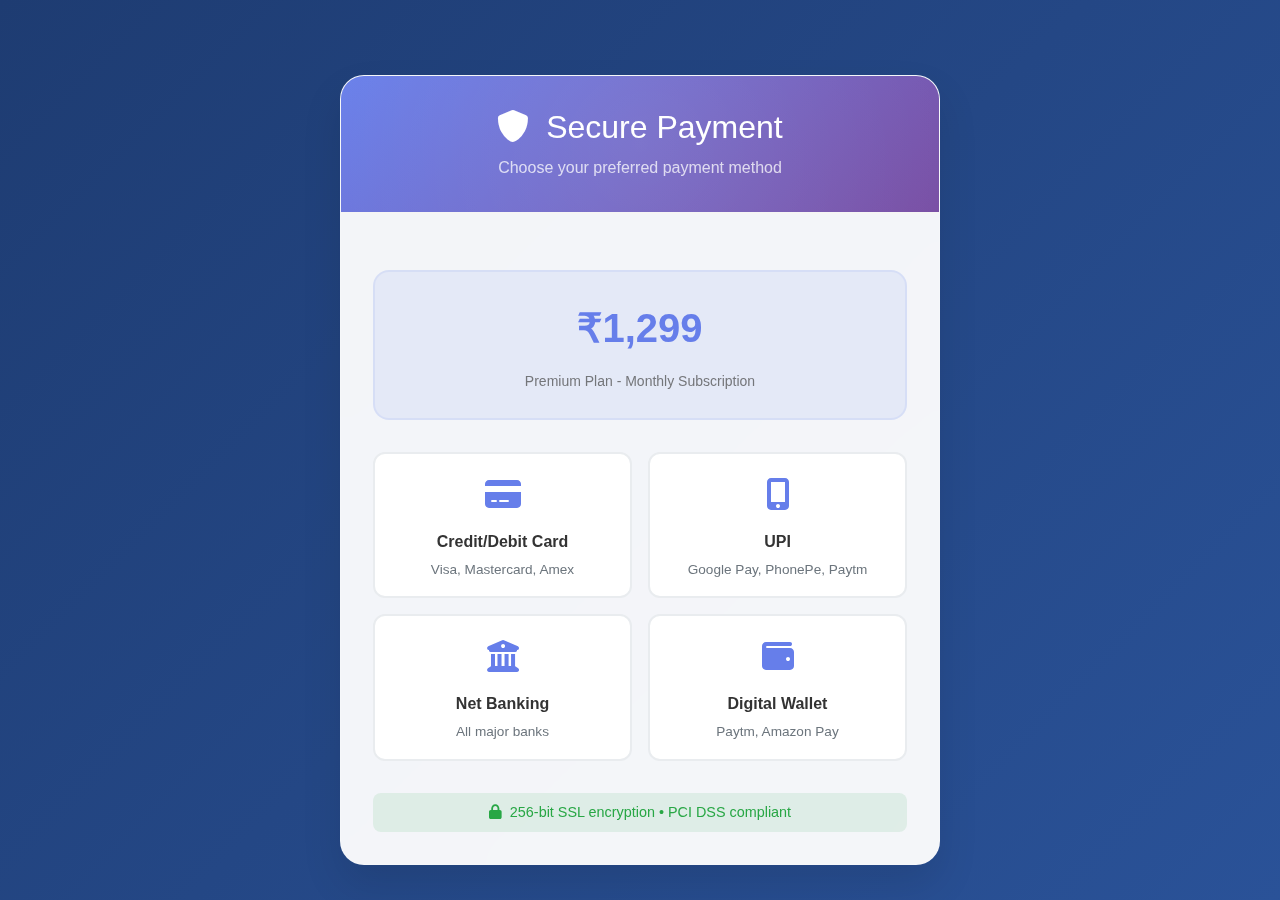
<file: index.html>
<!DOCTYPE html>
<html lang="en">

<head>
  <meta charset="UTF-8" />
  <meta name="viewport" content="width=device-width, initial-scale=1, shrink-to-fit=no" />
  <meta http-equiv="x-ua-compatible" content="ie=edge" />
  <title>Secure Payment - Premium Pay</title>
  <!-- icon -->
  <link rel="icon" href="img/icon.ico" type="image/x-icon" />
  <!-- Font Awesome -->
  <link rel="stylesheet" href="https://cdnjs.cloudflare.com/ajax/libs/font-awesome/6.0.0/css/all.min.css" />
  <!-- Google Fonts Roboto -->
  <link rel="stylesheet" href="https://fonts.googleapis.com/css2?family=Roboto:wght@300;400;500;700;900&display=swap" />
  <!-- MDB -->
  <link rel="stylesheet" href="css/mdb.min.css" />
  <!-- Custom CSS -->
  <link rel="stylesheet" href="css/index.css" />

</head>

<body>

  <div class="main-container">
    <div class="payment-card card">
      <div class="card-header">
        <h2 class="mb-0">
          <i class="fas fa-shield-alt me-2"></i>
          Secure Payment
        </h2>
        <p class="mb-0 mt-2 opacity-75">Choose your preferred payment method</p>
      </div>

      <div class="card-body">
        <div class="amount-display">
          <div class="amount-value">₹1,299</div>
          <small class="text-muted">Premium Plan - Monthly Subscription</small>
        </div>

        <!-- Payment Method Selection -->
        <div class="payment-methods">
          <div class="payment-method" data-method="card">
            <div class="payment-method-icon">
              <i class="fas fa-credit-card"></i>
            </div>
            <div class="payment-method-title">Credit/Debit Card</div>
            <div class="payment-method-desc">Visa, Mastercard, Amex</div>
          </div>

          <div class="payment-method" data-method="upi">
            <div class="payment-method-icon">
              <i class="fas fa-mobile-alt"></i>
            </div>
            <div class="payment-method-title">UPI</div>
            <div class="payment-method-desc">Google Pay, PhonePe, Paytm</div>
          </div>

          <div class="payment-method" data-method="netbanking">
            <div class="payment-method-icon">
              <i class="fas fa-university"></i>
            </div>
            <div class="payment-method-title">Net Banking</div>
            <div class="payment-method-desc">All major banks</div>
          </div>

          <div class="payment-method" data-method="wallet">
            <div class="payment-method-icon">
              <i class="fas fa-wallet"></i>
            </div>
            <div class="payment-method-title">Digital Wallet</div>
            <div class="payment-method-desc">Paytm, Amazon Pay</div>
          </div>
        </div>

        <!-- Card Payment Form -->
        <div id="cardForm" class="payment-form">
          <form id="card-payment-form">
            <div class="form-floating">
              <input type="text" class="form-control" id="cardNumber" placeholder="Card Number" maxlength="19" required>
              <label class="form-label" for="cardNumber">Card Number</label>
            </div>

            <div class="input-group">
              <div class="form-floating">
                <input type="text" class="form-control" id="expiry" placeholder="MM/YY" maxlength="5" required>
                <label class="form-label" for="expiry">Expiry Date</label>
              </div>
              <div class="form-floating">
                <input type="text" class="form-control" id="cvv" placeholder="CVV" maxlength="4" required>
                <label class="form-label" for="cvv">CVV</label>
              </div>
            </div>

            <div class="form-floating">
              <input type="text" class="form-control" id="cardName" placeholder="Cardholder Name" required>
              <label class="form-label" for="cardName">Cardholder Name</label>
            </div>

            <div class="card-brands">
              <div class="card-brand"><i class="fab fa-cc-visa" style="color: #1a1f71;"></i></div>
              <div class="card-brand"><i class="fab fa-cc-mastercard" style="color: #eb001b;"></i></div>
              <div class="card-brand"><i class="fab fa-cc-amex" style="color: #006fcf;"></i></div>
              <div class="card-brand"><i class="fab fa-cc-discover" style="color: #ff6000;"></i></div>
            </div>

            <button type="submit" class="btn btn-payment">
              <span class="btn-text">Pay ₹1,299</span>
              <div class="loading-spinner"></div>
            </button>
          </form>
        </div>

        <!-- UPI Payment Form -->
        <div id="upiForm" class="payment-form">
          <form id="upi-payment-form">
            <div class="form-floating">
              <input type="text" class="form-control" id="upiId" placeholder="UPI ID" required>
              <label for="upiId">Enter UPI ID</label>
            </div>

            <div class="upi-apps">
              <div class="upi-app" data-app="gpay">
                <div class="upi-app-icon" style="color: #4285f4;">
                  <i class="fab fa-google-pay"></i>
                </div>
                <div>Google Pay</div>
              </div>
              <div class="upi-app" data-app="phonepe">
                <div class="upi-app-icon" style="color: #5f2d91;">
                  <i class="fas fa-mobile-alt"></i>
                </div>
                <div>PhonePe</div>
              </div>
              <div class="upi-app" data-app="paytm">
                <div class="upi-app-icon" style="color: #00baf2;">
                  <i class="fas fa-wallet"></i>
                </div>
                <div>Paytm</div>
              </div>
              <div class="upi-app" data-app="bhim">
                <div class="upi-app-icon" style="color: #ff6600;">
                  <i class="fas fa-university"></i>
                </div>
                <div>BHIM UPI</div>
              </div>
            </div>

            <button type="submit" class="btn btn-payment">
              <span class="btn-text">Pay via UPI</span>
              <div class="loading-spinner"></div>
            </button>
          </form>
        </div>

        <!-- Net Banking Form -->
        <div id="netbankingForm" class="payment-form">
          <form id="netbanking-payment-form">
            <div class="form-floating">
              <select class="form-control" id="bankSelect" required>
                <option value="">Select Your Bank</option>
                <option value="sbi">State Bank of India</option>
                <option value="hdfc">HDFC Bank</option>
                <option value="icici">ICICI Bank</option>
                <option value="axis">Axis Bank</option>
                <option value="kotak">Kotak Bank</option>
                <option value="pnb">Punjab National Bank</option>
                <option value="bob">Bank of Baroda</option>
                <option value="canara">Canara Bank</option>
              </select>
              <label for="bankSelect">Select Bank</label>
            </div>

            <div class="bank-grid">
              <div class="bank-option" data-bank="sbi">SBI</div>
              <div class="bank-option" data-bank="hdfc">HDFC</div>
              <div class="bank-option" data-bank="icici">ICICI</div>
              <div class="bank-option" data-bank="axis">Axis</div>
              <div class="bank-option" data-bank="kotak">Kotak</div>
              <div class="bank-option" data-bank="pnb">PNB</div>
            </div>

            <button type="submit" class="btn btn-payment">
              <span class="btn-text">Proceed to Bank</span>
              <div class="loading-spinner"></div>
            </button>
          </form>
        </div>

        <!-- Wallet Payment Form -->
        <div id="walletForm" class="payment-form">
          <form id="wallet-payment-form">
            <div class="wallet-options">
              <div class="wallet-option" data-wallet="paytm">
                <div style="color: #00baf2; font-size: 1.5rem; margin-bottom: 0.5rem;">
                  <i class="fas fa-wallet"></i>
                </div>
                <div>Paytm Wallet</div>
              </div>
              <div class="wallet-option" data-wallet="amazonpay">
                <div style="color: #ff9900; font-size: 1.5rem; margin-bottom: 0.5rem;">
                  <i class="fab fa-amazon-pay"></i>
                </div>
                <div>Amazon Pay</div>
              </div>
              <div class="wallet-option" data-wallet="mobikwik">
                <div style="color: #2d5aa0; font-size: 1.5rem; margin-bottom: 0.5rem;">
                  <i class="fas fa-mobile-alt"></i>
                </div>
                <div>MobiKwik</div>
              </div>
              <div class="wallet-option" data-wallet="freecharge">
                <div style="color: #f47721; font-size: 1.5rem; margin-bottom: 0.5rem;">
                  <i class="fas fa-bolt"></i>
                </div>
                <div>FreeCharge</div>
              </div>
            </div>

            <button type="submit" class="btn btn-payment">
              <span class="btn-text">Pay via Wallet</span>
              <div class="loading-spinner"></div>
            </button>
          </form>
        </div>

        <div class="security-badge">
          <i class="fas fa-lock"></i>
          <span>256-bit SSL encryption • PCI DSS compliant</span>
        </div>
      </div>
    </div>
  </div>

  <script src="https://cdnjs.cloudflare.com/ajax/libs/bootstrap/5.3.0/js/bootstrap.bundle.min.js"></script>
  <script>
    // Create floating particles
    function createParticles() {
      const container = document.querySelector('.floating-particles');
      for (let i = 0; i < 50; i++) {
        const particle = document.createElement('div');
        particle.className = 'particle';
        particle.style.left = Math.random() * 100 + '%';
        particle.style.animationDelay = Math.random() * 20 + 's';
        particle.style.animationDuration = (Math.random() * 10 + 10) + 's';
        container.appendChild(particle);
      }
    }

    // Payment method selection
    document.querySelectorAll('.payment-method').forEach(method => {
      method.addEventListener('click', function () {
        // Remove active class from all methods
        document.querySelectorAll('.payment-method').forEach(m => m.classList.remove('active'));
        document.querySelectorAll('.payment-form').forEach(f => f.classList.remove('active'));

        // Add active class to clicked method
        this.classList.add('active');

        // Show corresponding form
        const methodType = this.dataset.method;
        document.getElementById(methodType + 'Form').classList.add('active');
      });
    });

    // Format card number
    document.getElementById('cardNumber').addEventListener('input', function (e) {
      let value = e.target.value.replace(/\s+/g, '').replace(/[^0-9]/gi, '');
      let matches = value.match(/\d{4,16}/g);
      let match = matches && matches[0] || '';
      let parts = [];

      for (let i = 0, len = match.length; i < len; i += 4) {
        parts.push(match.substring(i, i + 4));
      }

      if (parts.length) {
        e.target.value = parts.join(' ');
      } else {
        e.target.value = value;
      }
    });

    // Format expiry date
    document.getElementById('expiry').addEventListener('input', function (e) {
      let value = e.target.value.replace(/\D/g, '');
      if (value.length >= 2) {
        value = value.substring(0, 2) + '/' + value.substring(2, 4);
      }
      e.target.value = value;
    });

    // CVV input restriction
    document.getElementById('cvv').addEventListener('input', function (e) {
      e.target.value = e.target.value.replace(/\D/g, '');
    });

    // Bank selection
    document.querySelectorAll('.bank-option').forEach(option => {
      option.addEventListener('click', function () {
        document.querySelectorAll('.bank-option').forEach(o => o.classList.remove('selected'));
        this.classList.add('selected');
        document.getElementById('bankSelect').value = this.dataset.bank;
      });
    });

    // UPI app selection
    document.querySelectorAll('.upi-app').forEach(app => {
      app.addEventListener('click', function () {
        document.querySelectorAll('.upi-app').forEach(a => a.classList.remove('selected'));
        this.classList.add('selected');
      });
    });

    // Wallet selection
    document.querySelectorAll('.wallet-option').forEach(wallet => {
      wallet.addEventListener('click', function () {
        document.querySelectorAll('.wallet-option').forEach(w => w.classList.remove('selected'));
        this.classList.add('selected');
      });
    });

    // Form submissions
    function handleFormSubmit(formId) {
      document.getElementById(formId).addEventListener('submit', function (e) {
        e.preventDefault();

        const btn = this.querySelector('.btn-payment');
        const btnText = btn.querySelector('.btn-text');
        const spinner = btn.querySelector('.loading-spinner');

        // Show loading state
        btn.disabled = true;
        btnText.textContent = 'Processing...';
        spinner.style.display = 'inline-block';

        // Simulate payment processing
        setTimeout(() => {
          // Randomly show success or failure (70% success rate)
          const isSuccess = Math.random() > 0.3;

          if (isSuccess) {
            window.location.href = 'success.html';
          } else {
            window.location.href = 'failed.html';
          }
        }, 3000);
      });
    }

    // Initialize form handlers
    handleFormSubmit('card-payment-form');
    handleFormSubmit('upi-payment-form');
    handleFormSubmit('netbanking-payment-form');
    handleFormSubmit('wallet-payment-form');

    // Initialize particles
    createParticles();

    // Set default payment method
    document.querySelector('.payment-method[data-method="card"]').click();
  </script>
</body>

</html>
</file>
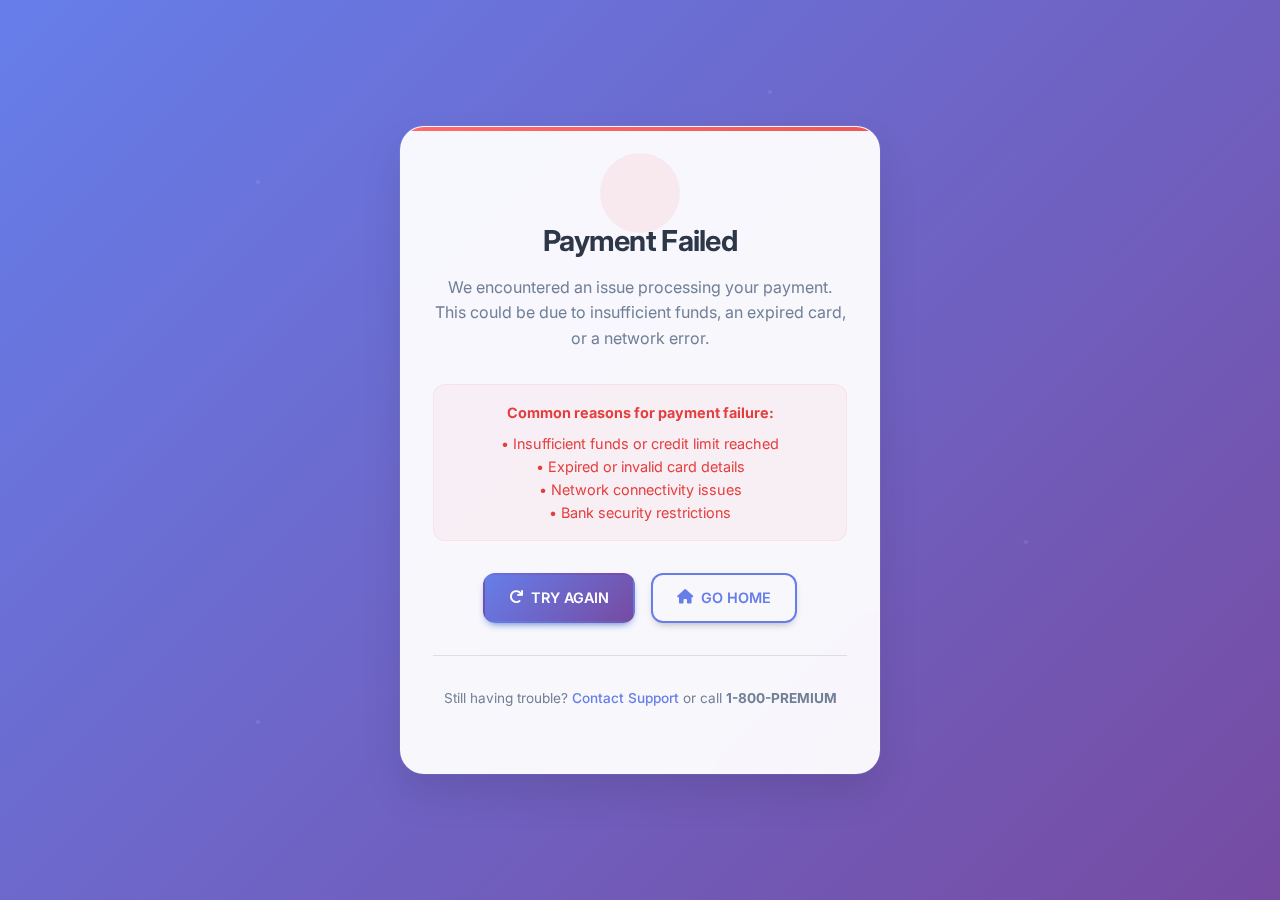
<file: failed.html>
<!DOCTYPE html>
<html lang="en">

<head>
    <meta charset="UTF-8" />
    <meta name="viewport" content="width=device-width, initial-scale=1, shrink-to-fit=no" />
    <meta http-equiv="x-ua-compatible" content="ie=edge" />
    <title>Payment Failed - Premium Pay</title>
    <!-- icon -->
    <link rel="icon" href="img/icon.ico" type="image/x-icon" />
    <!-- Font Awesome -->
    <link rel="stylesheet" href="https://cdnjs.cloudflare.com/ajax/libs/font-awesome/6.0.0/css/all.min.css" />
    <!-- Google Fonts -->
    <link rel="stylesheet"
        href="https://fonts.googleapis.com/css2?family=Inter:wght@300;400;500;600;700;800&display=swap" />
    <!-- MDB -->
    <link rel="stylesheet" href="css/mdb.min.css" />
    <!-- Custom CSS -->
    <link rel="stylesheet" href="css/failed.css" />
</head>

<body>
    <div class="bg-particles">
        <div class="particle"></div>
        <div class="particle"></div>
        <div class="particle"></div>
        <div class="particle"></div>
        <div class="particle"></div>
    </div>


    <div class="error-container">
        <div class="error-card">
            <div class="error-icon-wrapper">
                <i class="fas fa-exclamation-triangle error-icon"></i>
            </div>

            <h1 class="error-title">Payment Failed</h1>

            <p class="error-message">
                We encountered an issue processing your payment. This could be due to insufficient funds, an
                expired
                card, or a network error.
            </p>

            <div class="error-details">
                <strong>Common reasons for payment failure:</strong>
                • Insufficient funds or credit limit reached<br>
                • Expired or invalid card details<br>
                • Network connectivity issues<br>
                • Bank security restrictions
            </div>

            <div class="button-group">
                <a href="index.html" class="btn btn-primary" id="retryBtn">
                    <i class="fas fa-redo"></i>
                    Try Again
                </a>
                <a href="index.html" class="btn btn-outline">
                    <i class="fas fa-home"></i>
                    Go Home
                </a>
            </div>

            <div class="support-info">
                <p>Still having trouble? <a href="mailto:support@premiumpay.com">Contact Support</a> or call
                    <strong>1-800-PREMIUM</strong>
                </p>
            </div>
        </div>
    </div>


    <script>
        // Enhanced interactions
        document.addEventListener('DOMContentLoaded', function () {
            const retryBtn = document.getElementById('retryBtn');
            const errorIcon = document.querySelector('.error-icon');

            // Add bounce animation to icon on page load
            setTimeout(() => {
                errorIcon.classList.add('icon-bounce');
            }, 500);

            // Enhanced button click handling
            retryBtn.addEventListener('click', function (e) {
                e.preventDefault();
                this.classList.add('loading');

                // Simulate processing delay
                setTimeout(() => {
                    window.location.href = 'index.html';
                }, 1500);
            });

            // Add ripple effect to buttons
            document.querySelectorAll('.btn').forEach(button => {
                button.addEventListener('click', function (e) {
                    if (this.classList.contains('loading')) return;

                    const ripple = document.createElement('span');
                    const rect = this.getBoundingClientRect();
                    const size = Math.max(rect.width, rect.height);
                    const x = e.clientX - rect.left - size / 2;
                    const y = e.clientY - rect.top - size / 2;

                    ripple.style.width = ripple.style.height = size + 'px';
                    ripple.style.left = x + 'px';
                    ripple.style.top = y + 'px';
                    ripple.style.position = 'absolute';
                    ripple.style.background = 'rgba(255, 255, 255, 0.5)';
                    ripple.style.borderRadius = '50%';
                    ripple.style.pointerEvents = 'none';
                    ripple.style.transform = 'scale(0)';
                    ripple.style.animation = 'ripple 0.6s linear';

                    this.appendChild(ripple);

                    setTimeout(() => {
                        ripple.remove();
                    }, 600);
                });
            });
        });
    </script>
</body>

</html>
</file>
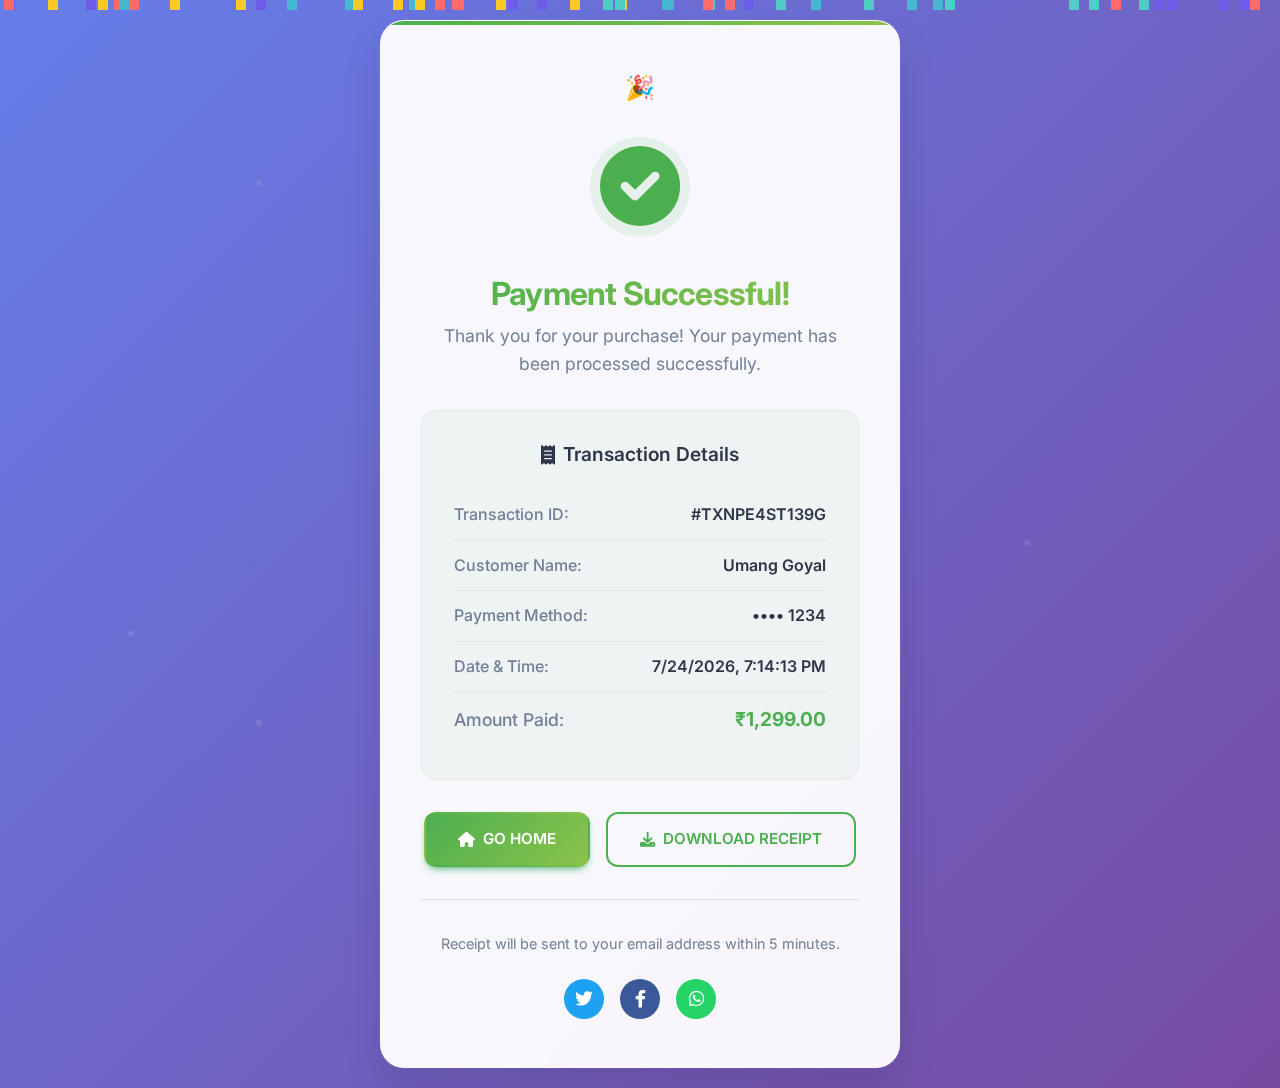
<file: success.html>
<!DOCTYPE html>
<html lang="en">

<head>
    <meta charset="UTF-8" />
    <meta name="viewport" content="width=device-width, initial-scale=1, shrink-to-fit=no" />
    <meta http-equiv="x-ua-compatible" content="ie=edge" />
    <title>Payment Successful - Premium Pay</title>
    <!--  icon -->
    <link rel="icon" href="img/icon.ico" type="image/x-icon" />
    <!-- Font Awesome -->
    <link rel="stylesheet" href="https://cdnjs.cloudflare.com/ajax/libs/font-awesome/6.0.0/css/all.min.css" />
    <!-- Google Fonts -->
    <link rel="stylesheet"
        href="https://fonts.googleapis.com/css2?family=Inter:wght@300;400;500;600;700;800&display=swap" />
    <!-- MDB -->
    <link rel="stylesheet" href="css/mdb.min.css" />
    <!-- Custom css -->
    <link rel="stylesheet" href="css/success.css" />

</head>

<body>
    <div class="bg-particles">
        <div class="particle"></div>
        <div class="particle"></div>
        <div class="particle"></div>
        <div class="particle"></div>
        <div class="particle"></div>
        <div class="particle"></div>
    </div>

    <div class="confetti-container" id="confettiContainer"></div>

    <div class="success-container">
        <div class="success-card">
            <div class="celebration-text">🎉</div>

            <div class="success-icon-wrapper">
                <div class="success-checkmark">
                    <i class="fas fa-check-circle"></i>
                </div>
            </div>

            <h1 class="success-title">Payment Successful!</h1>
            <p class="success-message">
                Thank you for your purchase! Your payment has been processed successfully.
            </p>

            <div class="transaction-details">
                <h3>
                    <i class="fas fa-receipt"></i>
                    Transaction Details
                </h3>

                <div class="detail-row">
                    <span class="detail-label">Transaction ID:</span>
                    <span class="detail-value"> <span id="transactionId"></span> </span>
                </div>

                <div class="detail-row">
                    <span class="detail-label">Customer Name:</span>
                    <span class="detail-value">Umang Goyal</span>
                </div>

                <div class="detail-row">
                    <span class="detail-label">Payment Method:</span>
                    <span class="detail-value">•••• 1234</span>
                </div>

                <div class="detail-row">
                    <span class="detail-label">Date & Time:</span>
                    <span class="detail-value"><span id="dateTime"></span></span>
                </div>

                <div class="detail-row">
                    <span class="detail-label">Amount Paid:</span>
                    <span class="detail-value amount-highlight">₹1,299.00</span>
                </div>
            </div>

            <div class="button-group">
                <a href="index.html" class="btn btn-success">
                    <i class="fas fa-home"></i>
                    Go Home
                </a>
                <a href="#" class="btn btn-outline-success" id="downloadBtn">
                    <i class="fas fa-download"></i>
                    Download Receipt
                </a>
            </div>

            <div class="receipt-actions">
                <p>Receipt will be sent to your email address within 5 minutes.</p>

                <div class="social-share">
                    <a href="#" class="social-btn twitter" title="Share on Twitter">
                        <i class="fab fa-twitter"></i>
                    </a>
                    <a href="#" class="social-btn facebook" title="Share on Facebook">
                        <i class="fab fa-facebook-f"></i>
                    </a>
                    <a href="#" class="social-btn whatsapp" title="Share on WhatsApp">
                        <i class="fab fa-whatsapp"></i>
                    </a>
                </div>
            </div>
        </div>
    </div>

    <script>

        // Function to generate transaction ID
        function generateTransactionId() {
            return '#TXN' + Math.random().toString(36).substr(2, 9).toUpperCase();
        }

        // Set transaction ID and current date & time
        document.getElementById('transactionId').textContent = generateTransactionId();
        document.getElementById('dateTime').textContent = new Date().toLocaleString();
        // Create confetti animation
        function createConfetti() {
            const confettiContainer = document.getElementById('confettiContainer');
            const colors = ['#ff6b6b', '#4ecdc4', '#45b7d1', '#f9ca24', '#6c5ce7'];

            for (let i = 0; i < 50; i++) {
                const confetti = document.createElement('div');
                confetti.classList.add('confetti');
                confetti.style.left = Math.random() * 100 + '%';
                confetti.style.backgroundColor = colors[Math.floor(Math.random() * colors.length)];
                confetti.style.animationDelay = Math.random() * 3 + 's';
                confetti.style.animationDuration = (Math.random() * 3 + 2) + 's';
                confettiContainer.appendChild(confetti);
            }

            // Remove confetti after animation
            setTimeout(() => {
                confettiContainer.innerHTML = '';
            }, 5000);
        }

        // Enhanced interactions
        document.addEventListener('DOMContentLoaded', function () {
            const downloadBtn = document.getElementById('downloadBtn');
            const successIcon = document.querySelector('.success-checkmark');

            // Start confetti animation
            setTimeout(createConfetti, 500);

            // Download button functionality
            downloadBtn.addEventListener('click', function (e) {
                e.preventDefault();
                this.classList.add('loading');

                // Simulate download
                setTimeout(() => {
                    this.classList.remove('loading');

                    // Create a simple receipt download
                    const receiptData = `
PAYMENT RECEIPT
===============
Transaction ID: #TXN${Math.random().toString(36).substr(2, 9).toUpperCase()}
Customer: Umang Goyal
Amount: ₹1,299.00
Date: ${new Date().toLocaleString()}
Status: SUCCESS

Thank you for your purchase!
Premium Pay Services
                    `;

                    const blob = new Blob([receiptData], { type: 'text/plain' });
                    const url = URL.createObjectURL(blob);
                    const a = document.createElement('a');
                    a.href = url;
                    a.download = 'payment-receipt.txt';
                    document.body.appendChild(a);
                    a.click();
                    document.body.removeChild(a);
                    URL.revokeObjectURL(url);
                }, 2000);
            });

            // Add ripple effect to buttons
            document.querySelectorAll('.btn').forEach(button => {
                button.addEventListener('click', function (e) {
                    if (this.classList.contains('loading')) return;

                    const ripple = document.createElement('span');
                    const rect = this.getBoundingClientRect();
                    const size = Math.max(rect.width, rect.height);
                    const x = e.clientX - rect.left - size / 2;
                    const y = e.clientY - rect.top - size / 2;

                    ripple.style.width = ripple.style.height = size + 'px';
                    ripple.style.left = x + 'px';
                    ripple.style.top = y + 'px';
                    ripple.style.position = 'absolute';
                    ripple.style.background = 'rgba(255, 255, 255, 0.5)';
                    ripple.style.borderRadius = '50%';
                    ripple.style.pointerEvents = 'none';
                    ripple.style.transform = 'scale(0)';
                    ripple.style.animation = 'ripple 0.6s linear';

                    this.appendChild(ripple);

                    setTimeout(() => {
                        ripple.remove();
                    }, 600);
                });
            });

            // Social sharing functionality
            document.querySelectorAll('.social-btn').forEach(btn => {
                btn.addEventListener('click', function (e) {
                    e.preventDefault();
                    const message = "Just completed a successful payment with Premium Pay! 🎉";

                    if (this.classList.contains('twitter')) {
                        window.open(`https://twitter.com/intent/tweet?text=${encodeURIComponent(message)}`);
                    } else if (this.classList.contains('facebook')) {
                        window.open(`https://www.facebook.com/sharer/sharer.php?u=${encodeURIComponent(window.location.href)}`);
                    } else if (this.classList.contains('whatsapp')) {
                        window.open(`https://wa.me/?text=${encodeURIComponent(message)}`);
                    }
                });
            });
        });
    </script>
</body>

</html>
</file>
<file: css/index.css>
:root {
      --primary-gradient: linear-gradient(135deg, #667eea 0%, #764ba2 100%);
      --secondary-gradient: linear-gradient(135deg, #f093fb 0%, #f5576c 100%);
      --success-gradient: linear-gradient(135deg, #11998e 0%, #38ef7d 100%);
      --card-shadow: 0 20px 40px rgba(0, 0, 0, 0.1);
      --card-hover-shadow: 0 25px 50px rgba(0, 0, 0, 0.15);
    }

    * {
      transition: all 0.3s cubic-bezier(0.4, 0, 0.2, 1);
    }

    body {
      background: linear-gradient(135deg, #1e3c72 0%, #2a5298 100%);
      min-height: 100vh;
      font-family: 'Segoe UI', Tahoma, Geneva, Verdana, sans-serif;
      overflow-x: hidden;
    }

    .floating-particles {
      position: fixed;
      top: 0;
      left: 0;
      width: 100%;
      height: 100%;
      pointer-events: none;
      z-index: 1;
    }

    .particle {
      position: absolute;
      width: 4px;
      height: 4px;
      background: rgba(255, 255, 255, 0.1);
      border-radius: 50%;
      animation: float 20s infinite linear;
    }

    @keyframes float {
      0% {
        transform: translateY(100vh) rotate(0deg);
        opacity: 0;
      }

      10% {
        opacity: 1;
      }

      90% {
        opacity: 1;
      }

      100% {
        transform: translateY(-100vh) rotate(360deg);
        opacity: 0;
      }
    }

    .main-container {
      position: relative;
      z-index: 2;
      min-height: 100vh;
      display: flex;
      align-items: center;
      justify-content: center;
      padding: 20px;
    }

    .payment-card {
      background: rgba(255, 255, 255, 0.95);
      backdrop-filter: blur(20px);
      border-radius: 24px;
      box-shadow: var(--card-shadow);
      border: 1px solid rgba(255, 255, 255, 0.2);
      max-width: 600px;
      width: 100%;
      overflow: hidden;
      transform: translateY(20px);
      animation: slideUp 0.8s ease-out forwards;
    }

    @keyframes slideUp {
      to {
        transform: translateY(0);
      }
    }

    .payment-card:hover {
      box-shadow: var(--card-hover-shadow);
    }

    .card-header {
      background: var(--primary-gradient);
      color: white;
      padding: 2rem;
      text-align: center;
      position: relative;
      overflow: hidden;
    }

    .card-header::before {
      content: '';
      position: absolute;
      top: -50%;
      left: -50%;
      width: 200%;
      height: 200%;
      background: radial-gradient(circle, rgba(255, 255, 255, 0.1) 0%, transparent 70%);
      animation: shimmer 3s infinite;
    }

    @keyframes shimmer {
      0% {
        transform: rotate(0deg);
      }

      100% {
        transform: rotate(360deg);
      }
    }

    .card-body {
      padding: 2rem;
    }

    .amount-display {
      background: rgba(102, 126, 234, 0.1);
      border-radius: 16px;
      padding: 1.5rem;
      margin: 1.5rem 0;
      text-align: center;
      border: 2px solid rgba(102, 126, 234, 0.1);
    }

    .amount-value {
      font-size: 2.5rem;
      font-weight: 700;
      color: #667eea;
      margin-bottom: 0.5rem;
    }

    .payment-methods {
      display: grid;
      grid-template-columns: repeat(auto-fit, minmax(200px, 1fr));
      gap: 1rem;
      margin: 2rem 0;
    }

    .payment-method {
      background: white;
      border: 2px solid #e9ecef;
      border-radius: 12px;
      padding: 1rem;
      cursor: pointer;
      transition: all 0.3s ease;
      text-align: center;
      position: relative;
      overflow: hidden;
    }

    .payment-method:hover {
      border-color: #667eea;
      transform: translateY(-2px);
      box-shadow: 0 8px 25px rgba(102, 126, 234, 0.15);
    }

    .payment-method.active {
      border-color: #667eea;
      background: rgba(102, 126, 234, 0.05);
    }

    .payment-method-icon {
      font-size: 2rem;
      margin-bottom: 0.5rem;
      color: #667eea;
    }

    .payment-method-title {
      font-weight: 600;
      color: #333;
      margin-bottom: 0.25rem;
    }

    .payment-method-desc {
      font-size: 0.85rem;
      color: #6c757d;
    }

    .payment-form {
      display: none;
      animation: fadeIn 0.5s ease-out;
    }

    .payment-form.active {
      display: block;
    }

    @keyframes fadeIn {
      from {
        opacity: 0;
        transform: translateY(10px);
      }

      to {
        opacity: 1;
        transform: translateY(0);
      }
    }

    .form-floating {
      position: relative;
      margin-bottom: 1.5rem;
    }

    .form-control {
      border: 2px solid #e9ecef;
      border-radius: 12px;
      padding: 1rem 1.25rem;
      font-size: 1rem;
      transition: all 0.3s ease;
      background: rgba(255, 255, 255, 0.9);
    }

    .form-control:focus {
      border-color: #667eea;
      box-shadow: 0 0 0 0.25rem rgba(102, 126, 234, 0.15);
      background: white;
      transform: translateY(-2px);
    }

    .form-floating>label {
      color: #6c757d;
      font-weight: 500;
    }

    .btn-payment {
      background: var(--primary-gradient);
      border: none;
      border-radius: 12px;
      padding: 1rem 2rem;
      font-size: 1.1rem;
      font-weight: 600;
      color: white;
      width: 100%;
      position: relative;
      overflow: hidden;
      transform: translateY(0);
    }

    .btn-payment:hover {
      transform: translateY(-2px);
      box-shadow: 0 10px 25px rgba(102, 126, 234, 0.4);
    }

    .btn-payment:disabled {
      opacity: 0.7;
      cursor: not-allowed;
    }

    .btn-payment::before {
      content: '';
      position: absolute;
      top: 0;
      left: -100%;
      width: 100%;
      height: 100%;
      background: linear-gradient(90deg, transparent, rgba(255, 255, 255, 0.2), transparent);
      transition: left 0.5s;
    }

    .btn-payment:hover::before {
      left: 100%;
    }

    .loading-spinner {
      display: none;
      width: 20px;
      height: 20px;
      border: 2px solid rgba(255, 255, 255, 0.3);
      border-radius: 50%;
      border-top-color: white;
      animation: spin 1s ease-in-out infinite;
    }

    @keyframes spin {
      to {
        transform: rotate(360deg);
      }
    }

    .security-badge {
      display: flex;
      align-items: center;
      justify-content: center;
      gap: 0.5rem;
      color: #28a745;
      font-size: 0.9rem;
      margin-top: 1rem;
      padding: 0.5rem;
      background: rgba(40, 167, 69, 0.1);
      border-radius: 8px;
    }

    .bank-grid {
      display: grid;
      grid-template-columns: repeat(auto-fit, minmax(120px, 1fr));
      gap: 1rem;
      margin: 1rem 0;
    }

    .bank-option {
      background: white;
      border: 2px solid #e9ecef;
      border-radius: 8px;
      padding: 0.75rem;
      cursor: pointer;
      text-align: center;
      transition: all 0.3s ease;
      font-size: 0.9rem;
    }

    .bank-option:hover {
      border-color: #667eea;
      background: rgba(102, 126, 234, 0.05);
    }

    .bank-option.selected {
      border-color: #667eea;
      background: rgba(102, 126, 234, 0.1);
    }

    .upi-apps {
      display: grid;
      grid-template-columns: repeat(auto-fit, minmax(100px, 1fr));
      gap: 1rem;
      margin: 1rem 0;
    }

    .upi-app {
      background: white;
      border: 2px solid #e9ecef;
      border-radius: 12px;
      padding: 1rem;
      cursor: pointer;
      text-align: center;
      transition: all 0.3s ease;
    }

    .upi-app:hover {
      border-color: #667eea;
      transform: translateY(-2px);
    }

    .upi-app.selected {
      border-color: #667eea;
      background: rgba(102, 126, 234, 0.05);
    }

    .upi-app-icon {
      font-size: 1.5rem;
      margin-bottom: 0.5rem;
    }

    .input-group {
      display: flex;
      gap: 1rem;
    }

    .input-group .form-floating {
      flex: 1;
    }

    .wallet-options {
      display: grid;
      grid-template-columns: repeat(auto-fit, minmax(150px, 1fr));
      gap: 1rem;
      margin: 1rem 0;
    }

    .wallet-option {
      background: white;
      border: 2px solid #e9ecef;
      border-radius: 12px;
      padding: 1rem;
      cursor: pointer;
      text-align: center;
      transition: all 0.3s ease;
    }

    .wallet-option:hover {
      border-color: #667eea;
      transform: translateY(-2px);
    }

    .wallet-option.selected {
      border-color: #667eea;
      background: rgba(102, 126, 234, 0.05);
    }

    .card-brands {
      display: flex;
      justify-content: center;
      gap: 1rem;
      margin: 1rem 0;
    }

    .card-brand {
      width: 50px;
      height: 35px;
      background: white;
      border: 2px solid #e9ecef;
      border-radius: 8px;
      display: flex;
      align-items: center;
      justify-content: center;
      transition: all 0.3s ease;
    }

    .card-brand:hover {
      border-color: #667eea;
      transform: translateY(-2px);
    }

    @media (max-width: 768px) {
      .payment-card {
        margin: 1rem;
        border-radius: 16px;
      }

      .card-header,
      .card-body {
        padding: 1.5rem;
      }

      .amount-value {
        font-size: 2rem;
      }

      .payment-methods {
        grid-template-columns: 1fr;
      }
    }
</file>
<file: css/failed.css>
* {
    margin: 0;
    padding: 0;
    box-sizing: border-box;
}

body {
    font-family: 'Inter', sans-serif;
    background: linear-gradient(135deg, #667eea 0%, #764ba2 100%);
    min-height: 100vh;
    display: flex;
    align-items: center;
    justify-content: center;
    padding: 20px;
    overflow-x: hidden;
}

/* Animated background particles */
.bg-particles {
    position: fixed;
    top: 0;
    left: 0;
    width: 100%;
    height: 100%;
    pointer-events: none;
    z-index: 1;
}

.particle {
    position: absolute;
    width: 4px;
    height: 4px;
    background: rgba(255, 255, 255, 0.1);
    border-radius: 50%;
    animation: float 6s ease-in-out infinite;
}

.particle:nth-child(1) {
    top: 20%;
    left: 20%;
    animation-delay: 0s;
}

.particle:nth-child(2) {
    top: 60%;
    left: 80%;
    animation-delay: 1s;
}

.particle:nth-child(3) {
    top: 40%;
    left: 40%;
    animation-delay: 2s;
}

.particle:nth-child(4) {
    top: 80%;
    left: 20%;
    animation-delay: 3s;
}

.particle:nth-child(5) {
    top: 10%;
    left: 60%;
    animation-delay: 4s;
}

@keyframes float {

    0%,
    100% {
        transform: translateY(0px) rotate(0deg);
    }

    50% {
        transform: translateY(-20px) rotate(180deg);
    }
}

.error-container {
    position: relative;
    z-index: 2;
    max-width: 480px;
    width: 100%;
    margin: 0 auto;
}

.error-card {
    background: rgba(255, 255, 255, 0.95);
    backdrop-filter: blur(20px);
    border: 1px solid rgba(255, 255, 255, 0.2);
    border-radius: 24px;
    padding: 3rem 2rem;
    text-align: center;
    box-shadow:
        0 20px 40px rgba(0, 0, 0, 0.1),
        0 0 0 1px rgba(255, 255, 255, 0.05);
    position: relative;
    overflow: hidden;
    animation: slideUp 0.6s ease-out;
}

@keyframes slideUp {
    0% {
        opacity: 0;
        transform: translateY(30px);
    }

    100% {
        opacity: 1;
        transform: translateY(0);
    }
}

.error-card::before {
    content: '';
    position: absolute;
    top: 0;
    left: 0;
    right: 0;
    height: 4px;
    background: linear-gradient(90deg, #ff6b6b, #ee5a52);
}

.error-icon-wrapper {
    position: relative;
    margin-bottom: 1.5rem;
}

.error-icon {
    font-size: 4.5rem;
    color: #ff6b6b;
    animation: errorPulse 2s ease-in-out infinite;
    display: inline-block;
    position: relative;
}

@keyframes errorPulse {
    0% {
        transform: scale(1);
    }

    50% {
        transform: scale(1.1);
    }

    100% {
        transform: scale(1);
    }
}

.error-icon::before {
    content: '';
    position: absolute;
    top: 50%;
    left: 50%;
    width: 80px;
    height: 80px;
    background: rgba(255, 107, 107, 0.1);
    border-radius: 50%;
    transform: translate(-50%, -50%);
    animation: ripple 2s ease-out infinite;
}

@keyframes ripple {
    0% {
        transform: translate(-50%, -50%) scale(0.8);
        opacity: 1;
    }

    100% {
        transform: translate(-50%, -50%) scale(1.5);
        opacity: 0;
    }
}

.error-title {
    font-size: 1.8rem;
    font-weight: 700;
    color: #2d3748;
    margin-bottom: 1rem;
    letter-spacing: -0.025em;
}

.error-message {
    font-size: 1rem;
    color: #718096;
    line-height: 1.6;
    margin-bottom: 2rem;
}

.error-details {
    background: rgba(255, 107, 107, 0.05);
    border: 1px solid rgba(255, 107, 107, 0.1);
    border-radius: 12px;
    padding: 1rem;
    margin-bottom: 2rem;
    font-size: 0.9rem;
    color: #e53e3e;
}

.error-details strong {
    display: block;
    margin-bottom: 0.5rem;
}

.button-group {
    display: flex;
    gap: 1rem;
    justify-content: center;
    flex-wrap: wrap;
}

.btn {
    padding: 0.75rem 1.5rem;
    border-radius: 12px;
    font-weight: 600;
    font-size: 0.9rem;
    text-decoration: none;
    display: inline-flex;
    align-items: center;
    gap: 0.5rem;
    transition: all 0.3s cubic-bezier(0.4, 0, 0.2, 1);
    border: 2px solid transparent;
    position: relative;
    overflow: hidden;
    min-width: 120px;
    justify-content: center;
}

.btn::before {
    content: '';
    position: absolute;
    top: 0;
    left: -100%;
    width: 100%;
    height: 100%;
    background: linear-gradient(90deg, transparent, rgba(255, 255, 255, 0.4), transparent);
    transition: left 0.5s;
}

.btn:hover::before {
    left: 100%;
}

.btn-primary {
    background: linear-gradient(135deg, #667eea 0%, #764ba2 100%);
    color: white;
}

.btn-primary:hover {
    transform: translateY(-2px);
    box-shadow: 0 8px 25px rgba(102, 126, 234, 0.4);
}

.btn-outline {
    background: transparent;
    color: #667eea;
    border-color: #667eea;
}

.btn-outline:hover {
    background: #667eea;
    color: white;
    transform: translateY(-2px);
    box-shadow: 0 8px 25px rgba(102, 126, 234, 0.3);
}

.support-info {
    margin-top: 2rem;
    padding-top: 2rem;
    border-top: 1px solid rgba(0, 0, 0, 0.1);
    font-size: 0.85rem;
    color: #718096;
}

.support-info a {
    color: #667eea;
    text-decoration: none;
    font-weight: 500;
}

.support-info a:hover {
    text-decoration: underline;
}

/* Responsive design */
@media (max-width: 480px) {
    .error-card {
        padding: 2rem 1.5rem;
        margin: 1rem;
    }

    .error-title {
        font-size: 1.5rem;
    }

    .button-group {
        flex-direction: column;
        align-items: stretch;
    }

    .btn {
        width: 100%;
    }
}

/* Loading animation for buttons */
.btn.loading {
    pointer-events: none;
    opacity: 0.7;
}

.btn.loading::after {
    content: '';
    position: absolute;
    width: 16px;
    height: 16px;
    border: 2px solid transparent;
    border-top: 2px solid currentColor;
    border-radius: 50%;
    animation: spin 1s linear infinite;
    margin-left: 8px;
}

@keyframes spin {
    0% {
        transform: rotate(0deg);
    }

    100% {
        transform: rotate(360deg);
    }
}

/* Micro-interactions */
.error-card:hover {
    transform: translateY(-5px);
    box-shadow:
        0 25px 50px rgba(0, 0, 0, 0.15),
        0 0 0 1px rgba(255, 255, 255, 0.05);
}

.icon-bounce {
    animation: bounce 0.5s ease-out;
}

@keyframes bounce {

    0%,
    20%,
    50%,
    80%,
    100% {
        transform: translateY(0);
    }

    40% {
        transform: translateY(-10px);
    }

    60% {
        transform: translateY(-5px);
    }
}
</file>
<file: css/success.css>
* {
            margin: 0;
            padding: 0;
            box-sizing: border-box;
        }

        body {
            font-family: 'Inter', sans-serif;
            background: linear-gradient(135deg, #667eea 0%, #764ba2 100%);
            min-height: 100vh;
            display: flex;
            align-items: center;
            justify-content: center;
            padding: 20px;
            overflow-x: hidden;
            position: relative;
        }

        /* Animated confetti */
        .confetti-container {
            position: fixed;
            top: 0;
            left: 0;
            width: 100%;
            height: 100%;
            pointer-events: none;
            z-index: 1000;
        }

        .confetti {
            position: absolute;
            width: 10px;
            height: 10px;
            background: #ff6b6b;
            animation: confetti-fall 3s linear infinite;
        }

        .confetti:nth-child(odd) {
            background: #4ecdc4;
            animation-delay: 0.5s;
        }

        .confetti:nth-child(3n) {
            background: #45b7d1;
            animation-delay: 1s;
        }

        .confetti:nth-child(4n) {
            background: #f9ca24;
            animation-delay: 1.5s;
        }

        .confetti:nth-child(5n) {
            background: #6c5ce7;
            animation-delay: 2s;
        }

        @keyframes confetti-fall {
            0% {
                transform: translateY(-100vh) rotate(0deg);
                opacity: 1;
            }

            100% {
                transform: translateY(100vh) rotate(720deg);
                opacity: 0;
            }
        }

        /* Background particles */
        .bg-particles {
            position: fixed;
            top: 0;
            left: 0;
            width: 100%;
            height: 100%;
            pointer-events: none;
            z-index: 1;
        }

        .particle {
            position: absolute;
            width: 6px;
            height: 6px;
            background: rgba(255, 255, 255, 0.1);
            border-radius: 50%;
            animation: float 8s ease-in-out infinite;
        }

        .particle:nth-child(1) {
            top: 20%;
            left: 20%;
            animation-delay: 0s;
        }

        .particle:nth-child(2) {
            top: 60%;
            left: 80%;
            animation-delay: 1s;
        }

        .particle:nth-child(3) {
            top: 40%;
            left: 40%;
            animation-delay: 2s;
        }

        .particle:nth-child(4) {
            top: 80%;
            left: 20%;
            animation-delay: 3s;
        }

        .particle:nth-child(5) {
            top: 10%;
            left: 60%;
            animation-delay: 4s;
        }

        .particle:nth-child(6) {
            top: 70%;
            left: 10%;
            animation-delay: 5s;
        }

        @keyframes float {

            0%,
            100% {
                transform: translateY(0px) rotate(0deg);
            }

            50% {
                transform: translateY(-30px) rotate(180deg);
            }
        }

        .success-container {
            position: relative;
            z-index: 2;
            max-width: 520px;
            width: 100%;
            margin: 0 auto;
        }

        .success-card {
            background: rgba(255, 255, 255, 0.95);
            backdrop-filter: blur(20px);
            border: 1px solid rgba(255, 255, 255, 0.2);
            border-radius: 24px;
            padding: 3rem 2.5rem;
            text-align: center;
            box-shadow:
                0 20px 40px rgba(0, 0, 0, 0.1),
                0 0 0 1px rgba(255, 255, 255, 0.05);
            position: relative;
            overflow: hidden;
            animation: slideUp 0.8s ease-out;
        }

        @keyframes slideUp {
            0% {
                opacity: 0;
                transform: translateY(50px) scale(0.9);
            }

            100% {
                opacity: 1;
                transform: translateY(0) scale(1);
            }
        }

        .success-card::before {
            content: '';
            position: absolute;
            top: 0;
            left: 0;
            right: 0;
            height: 4px;
            background: linear-gradient(90deg, #4caf50, #8bc34a);
        }

        .success-icon-wrapper {
            position: relative;
            margin-bottom: 1.5rem;
        }

        .success-checkmark {
            font-size: 5rem;
            color: #4caf50;
            animation: successPop 0.6s cubic-bezier(0.68, -0.55, 0.265, 1.55);
            display: inline-block;
            position: relative;
        }

        @keyframes successPop {
            0% {
                transform: scale(0) rotate(-180deg);
                opacity: 0;
            }

            80% {
                transform: scale(1.2) rotate(-10deg);
                opacity: 1;
            }

            100% {
                transform: scale(1) rotate(0deg);
                opacity: 1;
            }
        }

        .success-checkmark::before {
            content: '';
            position: absolute;
            top: 50%;
            left: 50%;
            width: 100px;
            height: 100px;
            background: rgba(76, 175, 80, 0.1);
            border-radius: 50%;
            transform: translate(-50%, -50%);
            animation: successRipple 2s ease-out infinite;
        }

        @keyframes successRipple {
            0% {
                transform: translate(-50%, -50%) scale(0.8);
                opacity: 1;
            }

            100% {
                transform: translate(-50%, -50%) scale(1.8);
                opacity: 0;
            }
        }

        .success-title {
            font-size: 2rem;
            font-weight: 700;
            color: #2d3748;
            margin-bottom: 0.5rem;
            letter-spacing: -0.025em;
            background: linear-gradient(135deg, #4caf50, #8bc34a);
            -webkit-background-clip: text;
            -webkit-text-fill-color: transparent;
            background-clip: text;
        }

        .success-message {
            font-size: 1.1rem;
            color: #718096;
            margin-bottom: 2rem;
            line-height: 1.6;
        }

        .transaction-details {
            background: rgba(76, 175, 80, 0.05);
            border: 1px solid rgba(76, 175, 80, 0.1);
            border-radius: 16px;
            padding: 2rem;
            margin-bottom: 2rem;
            text-align: left;
        }

        .transaction-details h3 {
            color: #2d3748;
            font-size: 1.2rem;
            font-weight: 600;
            margin-bottom: 1.5rem;
            text-align: center;
            display: flex;
            align-items: center;
            justify-content: center;
            gap: 0.5rem;
        }

        .detail-row {
            display: flex;
            justify-content: space-between;
            align-items: center;
            padding: 0.75rem 0;
            border-bottom: 1px solid rgba(0, 0, 0, 0.05);
        }

        .detail-row:last-child {
            border-bottom: none;
            font-weight: 600;
            color: #2d3748;
            font-size: 1.1rem;
        }

        .detail-label {
            color: #718096;
            font-weight: 500;
        }

        .detail-value {
            color: #2d3748;
            font-weight: 600;
        }

        .amount-highlight {
            color: #4caf50;
            font-size: 1.2rem;
            font-weight: 700;
        }

        .button-group {
            display: flex;
            gap: 1rem;
            justify-content: center;
            flex-wrap: wrap;
        }

        .btn {
            padding: 0.875rem 2rem;
            border-radius: 12px;
            font-weight: 600;
            font-size: 0.95rem;
            text-decoration: none;
            display: inline-flex;
            align-items: center;
            gap: 0.5rem;
            transition: all 0.3s cubic-bezier(0.4, 0, 0.2, 1);
            border: 2px solid transparent;
            position: relative;
            overflow: hidden;
            min-width: 140px;
            justify-content: center;
        }

        .btn::before {
            content: '';
            position: absolute;
            top: 0;
            left: -100%;
            width: 100%;
            height: 100%;
            background: linear-gradient(90deg, transparent, rgba(255, 255, 255, 0.4), transparent);
            transition: left 0.5s;
        }

        .btn:hover::before {
            left: 100%;
        }

        .btn-success {
            background: linear-gradient(135deg, #4caf50, #8bc34a);
            color: white;
        }

        .btn-success:hover {
            transform: translateY(-2px);
            box-shadow: 0 8px 25px rgba(76, 175, 80, 0.4);
        }

        .btn-outline-success {
            background: transparent;
            color: #4caf50;
            border-color: #4caf50;
        }

        .btn-outline-success:hover {
            background: #4caf50;
            color: white;
            transform: translateY(-2px);
            box-shadow: 0 8px 25px rgba(76, 175, 80, 0.3);
        }

        .receipt-actions {
            margin-top: 2rem;
            padding-top: 2rem;
            border-top: 1px solid rgba(0, 0, 0, 0.1);
        }

        .receipt-actions p {
            font-size: 0.9rem;
            color: #718096;
            margin-bottom: 1rem;
        }

        .social-share {
            margin-top: 1.5rem;
            display: flex;
            justify-content: center;
            gap: 1rem;
        }

        .social-btn {
            width: 40px;
            height: 40px;
            border-radius: 50%;
            display: flex;
            align-items: center;
            justify-content: center;
            color: white;
            text-decoration: none;
            transition: all 0.3s ease;
            font-size: 1.1rem;
        }

        .social-btn.twitter {
            background: #1da1f2;
        }

        .social-btn.facebook {
            background: #3b5998;
        }

        .social-btn.whatsapp {
            background: #25d366;
        }

        .social-btn:hover {
            transform: translateY(-2px) scale(1.1);
        }

        /* Responsive design */
        @media (max-width: 480px) {
            .success-card {
                padding: 2rem 1.5rem;
                margin: 1rem;
            }

            .success-title {
                font-size: 1.6rem;
            }

            .transaction-details {
                padding: 1.5rem;
            }

            .button-group {
                flex-direction: column;
                align-items: stretch;
            }

            .btn {
                width: 100%;
            }
        }

        /* Loading animation for download button */
        .btn.loading {
            pointer-events: none;
            opacity: 0.7;
        }

        .btn.loading::after {
            content: '';
            position: absolute;
            width: 16px;
            height: 16px;
            border: 2px solid transparent;
            border-top: 2px solid currentColor;
            border-radius: 50%;
            animation: spin 1s linear infinite;
            margin-left: 8px;
        }

        @keyframes spin {
            0% {
                transform: rotate(0deg);
            }

            100% {
                transform: rotate(360deg);
            }
        }

        /* Micro-interactions */
        .success-card:hover {
            transform: translateY(-5px);
            box-shadow:
                0 25px 50px rgba(0, 0, 0, 0.15),
                0 0 0 1px rgba(255, 255, 255, 0.05);
        }

        .celebration-text {
            font-size: 1.5rem;
            margin-bottom: 1rem;
            animation: bounce 2s ease-in-out infinite;
        }

        @keyframes bounce {

            0%,
            20%,
            50%,
            80%,
            100% {
                transform: translateY(0);
            }

            40% {
                transform: translateY(-10px);
            }

            60% {
                transform: translateY(-5px);
            }
        }
</file>
